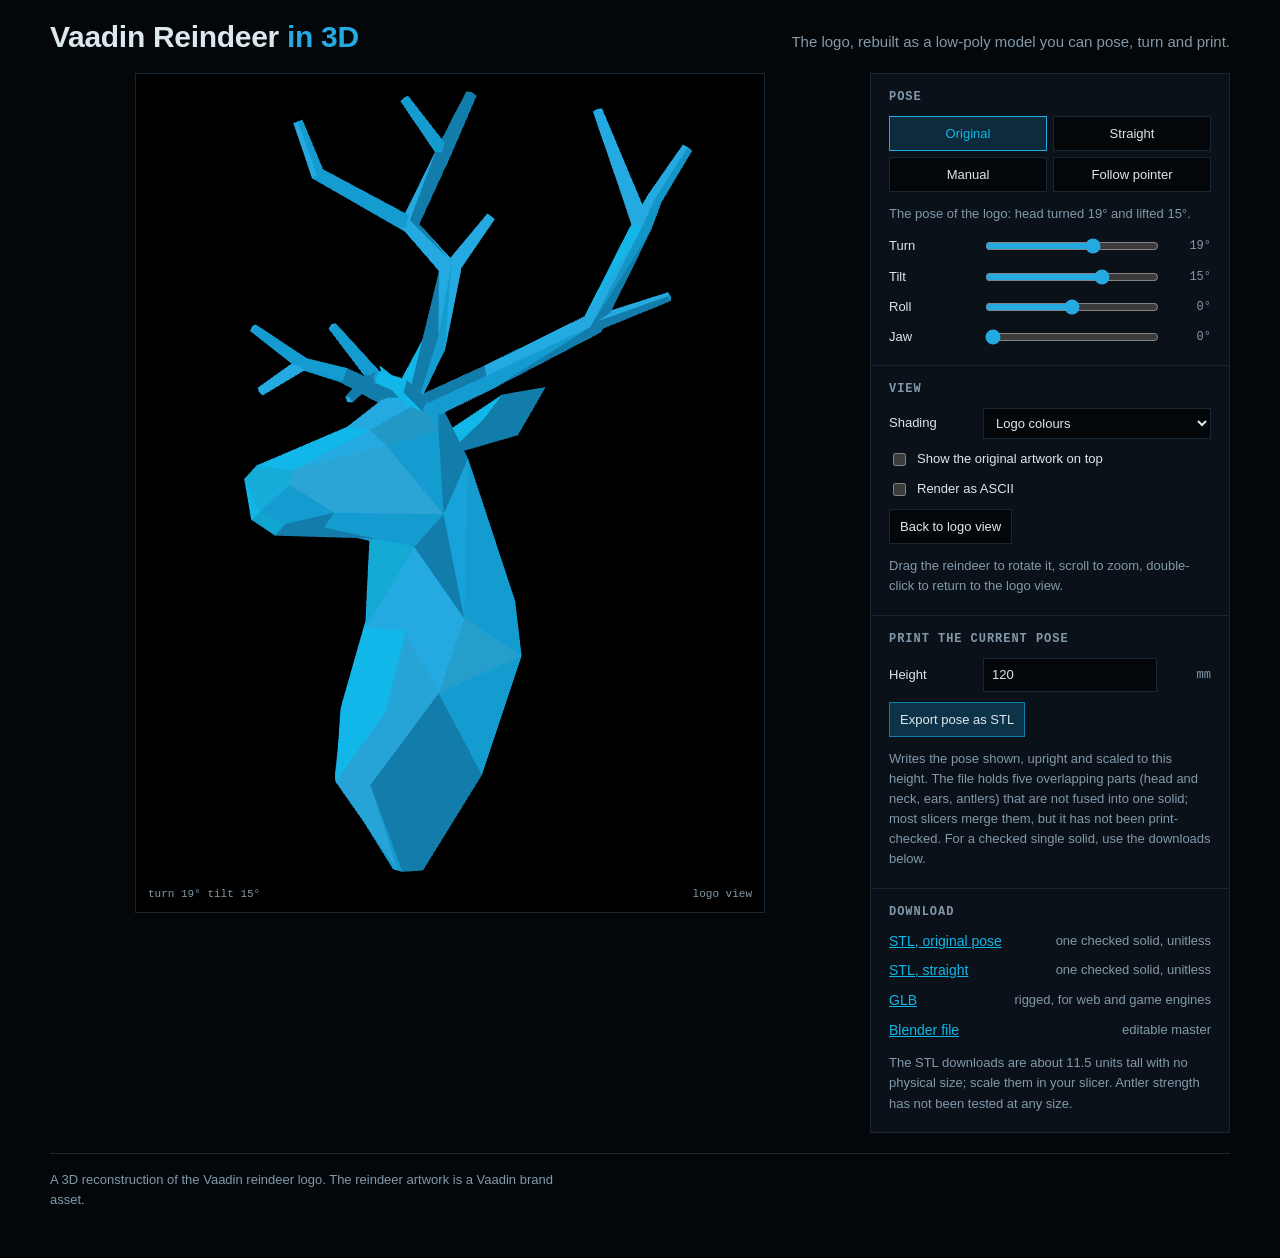
<file: site/index.html>
<!doctype html>
<html lang="en">
<meta charset="utf-8">
<meta name="viewport" content="width=device-width,initial-scale=1,viewport-fit=cover">
<title>Vaadin Reindeer in 3D</title>
<meta name="description" content="The Vaadin reindeer logo as a posable low-poly 3D model: original pose, straight, manual, or following your pointer. Download the model or export the current pose for printing.">
<link rel="stylesheet" href="style.css">
<script type="importmap">
{ "imports": {
  "three": "./vendor/three.module.js",
  "three/addons/": "./vendor/"
} }
</script>

<div class="wrap">
  <header>
    <h1>Vaadin Reindeer <span>in 3D</span></h1>
    <p class="sub">The logo, rebuilt as a low-poly model you can pose, turn and print.</p>
  </header>

  <div class="lab">
    <div class="stage" id="stage">
      <canvas id="gl"></canvas>
      <canvas id="asciicv" hidden></canvas>
      <img class="ref" id="ref" alt="">
      <div class="loading" id="loading">Loading model…</div>
      <div class="hud"><span id="hud-l"></span><span id="hud-r"></span></div>
    </div>

    <div class="panel">
      <section class="group">
        <h2>Pose</h2>
        <div class="seg" role="radiogroup" aria-label="Pose">
          <button role="radio" data-mode="original" aria-checked="true">Original</button>
          <button role="radio" data-mode="straight" aria-checked="false">Straight</button>
          <button role="radio" data-mode="manual" aria-checked="false">Manual</button>
          <button role="radio" data-mode="follow" aria-checked="false">Follow pointer</button>
        </div>
        <p class="hint" id="modehint"></p>
        <div class="ctl" id="manual">
          <div class="row"><label for="p-turn">Turn</label><input type="range" id="p-turn" min="-70" max="70" value="19"><output id="p-turn-o"></output></div>
          <div class="row"><label for="p-tilt">Tilt</label><input type="range" id="p-tilt" min="-30" max="35" value="15"><output id="p-tilt-o"></output></div>
          <div class="row"><label for="p-roll">Roll</label><input type="range" id="p-roll" min="-20" max="20" value="0"><output id="p-roll-o"></output></div>
          <div class="row"><label for="p-jaw">Jaw</label><input type="range" id="p-jaw" min="0" max="100" value="0"><output id="p-jaw-o"></output></div>
        </div>
      </section>

      <section class="group">
        <h2>View</h2>
        <div class="ctl">
          <div class="row"><label for="shading">Shading</label>
            <select id="shading">
              <option value="0">Logo colours</option>
              <option value="1">Brand ramp</option>
              <option value="2">Plain, lit</option>
            </select></div>
          <label class="check"><input type="checkbox" id="artwork"> Show the original artwork on top</label>
          <label class="check"><input type="checkbox" id="ascii"> Render as ASCII</label>
          <div class="row" id="asciirow" hidden><label for="asciiset">Characters</label>
            <select id="asciiset">
              <option value="vaadin">Vaadin brand</option>
              <option value="ramp">Shade ramp</option>
              <option value="binary">Binary</option>
              <option value="code">Code glyphs</option>
            </select></div>
          <div class="row" id="asciisizerow" hidden><label for="asciisize">Cell size</label><input type="range" id="asciisize" min="6" max="20" value="10"><output id="asciisize-o"></output></div>
          <div class="btns"><button class="btn" id="resetview">Back to logo view</button></div>
        </div>
        <p class="hint">Drag the reindeer to rotate it, scroll to zoom, double-click to return to the logo view.</p>
      </section>

      <section class="group">
        <h2>Print the current pose</h2>
        <div class="ctl">
          <div class="row"><label for="height">Height</label><input type="number" id="height" min="20" max="1000" step="5" value="120"><output>mm</output></div>
          <div class="btns"><button class="btn primary" id="exportstl">Export pose as STL</button></div>
        </div>
        <p class="hint" id="exporthint">Writes the pose shown, upright and scaled to this height. The file holds five overlapping parts (head and neck, ears, antlers) that are not fused into one solid; most slicers merge them, but it has not been print-checked. For a checked single solid, use the downloads below.</p>
      </section>

      <section class="group">
        <h2>Download</h2>
        <ul class="files">
          <li><a href="../exports/reindeer-normalized.stl" download>STL, original pose</a><span>one checked solid, unitless</span></li>
          <li><a href="../exports/reindeer-straight-normalized.stl" download>STL, straight</a><span>one checked solid, unitless</span></li>
          <li><a href="../exports/reindeer.glb" download>GLB</a><span>rigged, for web and game engines</span></li>
          <li><a href="../model/reindeer.blend" download>Blender file</a><span>editable master</span></li>
        </ul>
        <p class="hint">The STL downloads are about 11.5 units tall with no physical size; scale them in your slicer. Antler strength has not been tested at any size.</p>
      </section>
    </div>
  </div>

  <footer>
    <p>A 3D reconstruction of the Vaadin reindeer logo. The reindeer artwork is a Vaadin brand asset.</p>
  </footer>
</div>

<script type="module" src="app.js"></script>
</html>
</file>
<file: site/style.css>
/* A black logo stage on the left (the artwork's own ground), one control column on the right; stacks on phones.
   Single dark look on purpose: the original mark lives on black. No external fonts or assets. */
:root {
  --ink: #04070a;
  --panel: #0a1118;
  --line: #182632;
  --text: #dce7ee;
  --muted: #8299aa;
  --brand: #24aae1;
  --brand-hi: #10b7e8;
  --brand-lo: #127cab;
  --font-body: "Helvetica Neue", "Segoe UI", Arial, system-ui, sans-serif;
  --font-mono: ui-monospace, "SFMono-Regular", "JetBrains Mono", Menlo, Consolas, monospace;
  color-scheme: dark;
}
* { box-sizing: border-box; }
[hidden] { display: none !important; }
html, body { margin: 0; background: var(--ink); color: var(--text); }
body {
  font: 15px/1.55 var(--font-body);
  padding: 20px max(16px, env(safe-area-inset-right, 0px)) 48px max(16px, env(safe-area-inset-left, 0px));
}
.wrap { max-width: 1180px; margin: 0 auto; display: grid; gap: 20px; }
header { display: flex; flex-wrap: wrap; align-items: baseline; justify-content: space-between; gap: 8px 24px; }
h1 { font: 700 clamp(22px, 3vw, 30px)/1.1 var(--font-body); letter-spacing: -0.01em; margin: 0; text-wrap: balance; }
h1 span { color: var(--brand); }
.sub { color: var(--muted); margin: 0; max-width: 62ch; }
.lab { display: grid; grid-template-columns: minmax(0, 1fr) 360px; gap: 20px; align-items: start; }
@media (max-width: 900px) { .lab { grid-template-columns: minmax(0, 1fr); } }

.stage {
  position: relative; background: #000; border: 1px solid var(--line);
  aspect-ratio: 3 / 4; width: min(100%, 70vh); max-width: 100%; margin: 0 auto;
  overflow: hidden; touch-action: none; cursor: grab;
}
.stage.dragging { cursor: grabbing; }
.stage canvas { position: absolute; inset: 0; width: 100%; height: 100%; display: block; }
.stage .ref { position: absolute; top: 0; left: 50%; height: 100%; transform: translateX(-50%); opacity: 0; pointer-events: none; transition: opacity 0.6s ease; }
.stage .hud { position: absolute; left: 12px; bottom: 10px; right: 12px; display: flex; justify-content: space-between; gap: 12px;
  font: 11px/1.4 var(--font-mono); color: var(--muted); pointer-events: none; font-variant-numeric: tabular-nums; }
.stage .loading { position: absolute; inset: 0; display: grid; place-items: center; color: var(--muted); font: 13px var(--font-mono); text-align: center; padding: 24px; }

.panel { background: var(--panel); border: 1px solid var(--line); min-width: 0; }
.group { padding: 16px 18px 18px; display: grid; gap: 12px; min-width: 0; }
.group + .group { border-top: 1px solid var(--line); }
.group h2 { font: 700 12px var(--font-mono); letter-spacing: 0.08em; text-transform: uppercase; color: var(--muted); margin: 0; }
.hint { margin: 0; color: var(--muted); font-size: 13px; }
.seg { display: grid; grid-template-columns: repeat(2, minmax(0, 1fr)); gap: 6px; }
.seg button, .btn {
  appearance: none; border: 1px solid var(--line); background: var(--ink); color: var(--text);
  font: 500 13px var(--font-body); padding: 9px 10px; cursor: pointer;
}
.seg button[aria-checked="true"] { border-color: var(--brand); color: var(--brand-hi); background: #0d2b3c; }
.btn.primary { border-color: var(--brand-lo); background: #0d3348; }
.btn:disabled { opacity: 0.45; cursor: default; }
.seg button:focus-visible, .btn:focus-visible, .ctl :focus-visible, a:focus-visible { outline: 2px solid var(--brand-hi); outline-offset: 2px; }
.ctl { display: grid; gap: 10px; }
.row { display: grid; grid-template-columns: 84px minmax(0, 1fr) 44px; align-items: center; gap: 10px; font-size: 13px; }
.row output { font: 12px var(--font-mono); color: var(--muted); text-align: right; font-variant-numeric: tabular-nums; }
.row input[type=range] { width: 100%; accent-color: var(--brand); }
.row select { grid-column: 2 / 4; }
.row select, .row input[type=number] { background: var(--ink); color: var(--text); border: 1px solid var(--line); padding: 6px 8px; font: inherit; min-width: 0; width: 100%; }
.check { display: flex; gap: 8px; align-items: center; font-size: 13px; }
.check input { accent-color: var(--brand); }
.btns { display: flex; flex-wrap: wrap; gap: 8px; }
.files { list-style: none; margin: 0; padding: 0; display: grid; gap: 8px; font-size: 14px; }
.files li { display: flex; flex-wrap: wrap; justify-content: space-between; gap: 2px 12px; }
.files span { color: var(--muted); font-size: 13px; }
a { color: var(--brand-hi); }
footer { border-top: 1px solid var(--line); padding-top: 16px; color: var(--muted); font-size: 13px; }
footer p { margin: 0; max-width: 70ch; }
@media (prefers-reduced-motion: reduce) { .stage .ref { transition: none; } }
</file>
